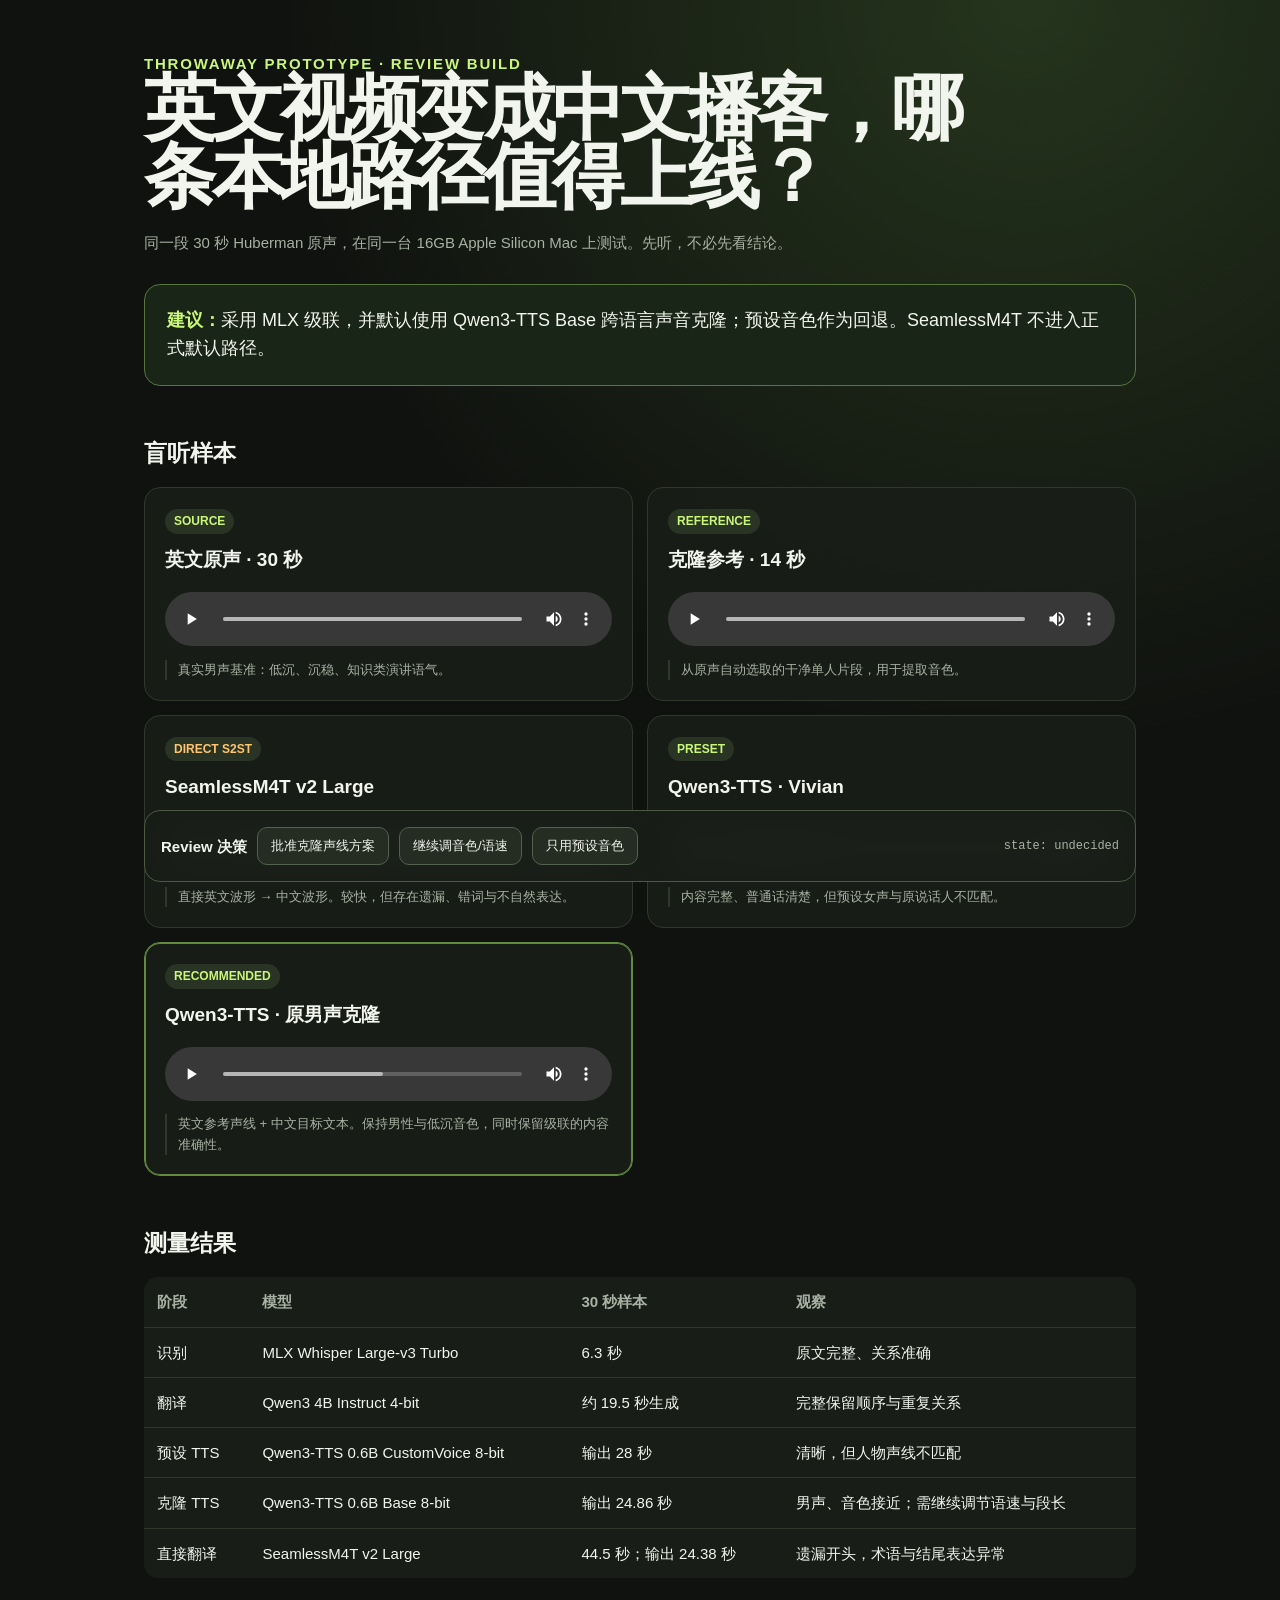
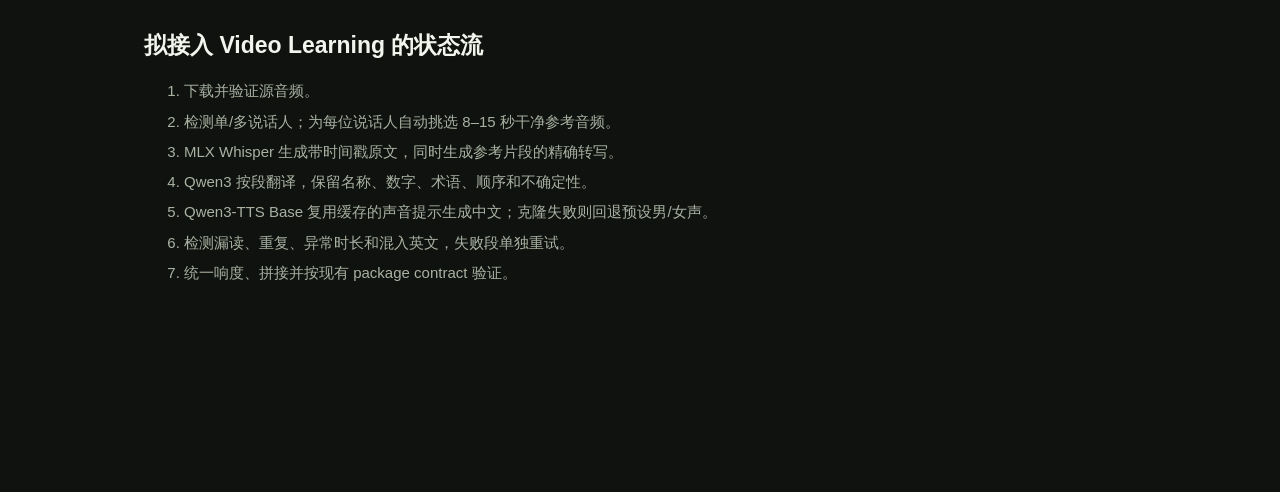
<file: prototypes/video-learning-voice-clone-review/index.html>
<!doctype html>
<html lang="zh-CN">
<head>
  <meta charset="utf-8">
  <meta name="viewport" content="width=device-width,initial-scale=1">
  <title>Video Learning 中文播客后端 Review</title>
  <style>
    :root { color-scheme: dark; --bg:#10120f; --card:#191d18; --line:#30382e; --ink:#f2f5ed; --muted:#a8b2a2; --lime:#c9f778; --amber:#ffc66d; }
    * { box-sizing:border-box } body { margin:0; background:radial-gradient(circle at 80% 0,#25351d 0,transparent 32%),var(--bg); color:var(--ink); font:15px/1.55 ui-sans-serif,-apple-system,BlinkMacSystemFont,"PingFang SC",sans-serif }
    main { max-width:1040px; margin:auto; padding:52px 24px 96px } h1 { font-size:clamp(34px,7vw,72px); line-height:.94; letter-spacing:-.055em; margin:0 0 20px; max-width:850px } h2 { margin:50px 0 16px; font-size:23px } p { color:var(--muted); max-width:780px } .eyebrow { color:var(--lime); font-weight:750; letter-spacing:.12em; text-transform:uppercase }
    .verdict { margin:30px 0; padding:22px; border:1px solid #57753e; background:#192516; border-radius:16px; font-size:18px } .verdict strong { color:var(--lime) }
    .grid { display:grid; grid-template-columns:repeat(2,minmax(0,1fr)); gap:14px } .card { background:color-mix(in srgb,var(--card) 94%,transparent); border:1px solid var(--line); border-radius:16px; padding:20px } .card.recommended { border-color:#638b40; box-shadow:inset 0 0 0 1px #638b40 } .tag { display:inline-block; padding:3px 9px; border-radius:999px; background:#2a3425; color:var(--lime); font-size:12px; font-weight:700 } .warn { color:var(--amber) } h3 { margin:11px 0 4px; font-size:19px } audio { width:100%; margin:14px 0 7px } .transcript { font-size:13px; color:var(--muted); border-left:2px solid var(--line); padding-left:11px }
    table { width:100%; border-collapse:collapse; background:var(--card); border-radius:14px; overflow:hidden } th,td { padding:13px; text-align:left; border-bottom:1px solid var(--line) } th { color:var(--muted); font-weight:600 } tr:last-child td { border:0 }
    .review { position:sticky; bottom:18px; margin-top:40px; padding:16px; border:1px solid #4b5945; border-radius:16px; background:#181d17ee; backdrop-filter:blur(15px); display:flex; gap:10px; align-items:center; flex-wrap:wrap } button { appearance:none; border:1px solid #53604e; background:#252c22; color:var(--ink); padding:9px 13px; border-radius:10px; cursor:pointer } button:hover,button.active { background:var(--lime); border-color:var(--lime); color:#17200e } #state { margin-left:auto; color:var(--muted); font-family:ui-monospace,SFMono-Regular,monospace; font-size:12px }
    code { color:#d8eeae } ol li { margin:7px 0; color:var(--muted) }
    @media(max-width:720px){.grid{grid-template-columns:1fr}.review{position:static}#state{width:100%;margin:5px 0 0}}
  </style>
</head>
<body><main>
  <div class="eyebrow">Throwaway prototype · Review build</div>
  <h1>英文视频变成中文播客，哪条本地路径值得上线？</h1>
  <p>同一段 30 秒 Huberman 原声，在同一台 16GB Apple Silicon Mac 上测试。先听，不必先看结论。</p>
  <div class="verdict"><strong>建议：</strong>采用 MLX 级联，并默认使用 Qwen3-TTS Base 跨语言声音克隆；预设音色作为回退。SeamlessM4T 不进入正式默认路径。</div>

  <h2>盲听样本</h2>
  <div class="grid">
    <section class="card"><span class="tag">SOURCE</span><h3>英文原声 · 30 秒</h3><audio controls src="assets/source-en.wav"></audio><div class="transcript">真实男声基准：低沉、沉稳、知识类演讲语气。</div></section>
    <section class="card"><span class="tag">REFERENCE</span><h3>克隆参考 · 14 秒</h3><audio controls src="assets/reference-male.wav"></audio><div class="transcript">从原声自动选取的干净单人片段，用于提取音色。</div></section>
    <section class="card"><span class="tag warn">DIRECT S2ST</span><h3>SeamlessM4T v2 Large</h3><audio controls src="assets/seamless-v2-zh.wav"></audio><div class="transcript">直接英文波形 → 中文波形。较快，但存在遗漏、错词与不自然表达。</div></section>
    <section class="card"><span class="tag">PRESET</span><h3>Qwen3-TTS · Vivian</h3><audio controls src="assets/qwen-vivian-zh.wav"></audio><div class="transcript">内容完整、普通话清楚，但预设女声与原说话人不匹配。</div></section>
    <section class="card recommended"><span class="tag">RECOMMENDED</span><h3>Qwen3-TTS · 原男声克隆</h3><audio controls src="assets/qwen-cloned-male-zh.wav"></audio><div class="transcript">英文参考声线 + 中文目标文本。保持男性与低沉音色，同时保留级联的内容准确性。</div></section>
  </div>

  <h2>测量结果</h2>
  <table><thead><tr><th>阶段</th><th>模型</th><th>30 秒样本</th><th>观察</th></tr></thead><tbody>
    <tr><td>识别</td><td>MLX Whisper Large-v3 Turbo</td><td>6.3 秒</td><td>原文完整、关系准确</td></tr>
    <tr><td>翻译</td><td>Qwen3 4B Instruct 4-bit</td><td>约 19.5 秒生成</td><td>完整保留顺序与重复关系</td></tr>
    <tr><td>预设 TTS</td><td>Qwen3-TTS 0.6B CustomVoice 8-bit</td><td>输出 28 秒</td><td>清晰，但人物声线不匹配</td></tr>
    <tr><td>克隆 TTS</td><td>Qwen3-TTS 0.6B Base 8-bit</td><td>输出 24.86 秒</td><td>男声、音色接近；需继续调节语速与段长</td></tr>
    <tr><td>直接翻译</td><td>SeamlessM4T v2 Large</td><td>44.5 秒；输出 24.38 秒</td><td>遗漏开头，术语与结尾表达异常</td></tr>
  </tbody></table>

  <h2>拟接入 Video Learning 的状态流</h2>
  <ol>
    <li>下载并验证源音频。</li><li>检测单/多说话人；为每位说话人自动挑选 8–15 秒干净参考音频。</li><li>MLX Whisper 生成带时间戳原文，同时生成参考片段的精确转写。</li><li>Qwen3 按段翻译，保留名称、数字、术语、顺序和不确定性。</li><li>Qwen3-TTS Base 复用缓存的声音提示生成中文；克隆失败则回退预设男/女声。</li><li>检测漏读、重复、异常时长和混入英文，失败段单独重试。</li><li>统一响度、拼接并按现有 package contract 验证。</li>
  </ol>

  <div class="review">
    <strong>Review 决策</strong>
    <button data-choice="approve">批准克隆声线方案</button>
    <button data-choice="iterate">继续调音色/语速</button>
    <button data-choice="preset">只用预设音色</button>
    <span id="state">state: undecided</span>
  </div>
</main><script>
  const state=document.querySelector('#state');
  document.querySelectorAll('button').forEach(b=>b.onclick=()=>{
    document.querySelectorAll('button').forEach(x=>x.classList.remove('active'));
    b.classList.add('active'); state.textContent='state: '+b.dataset.choice;
  });
</script></body></html>
</file>
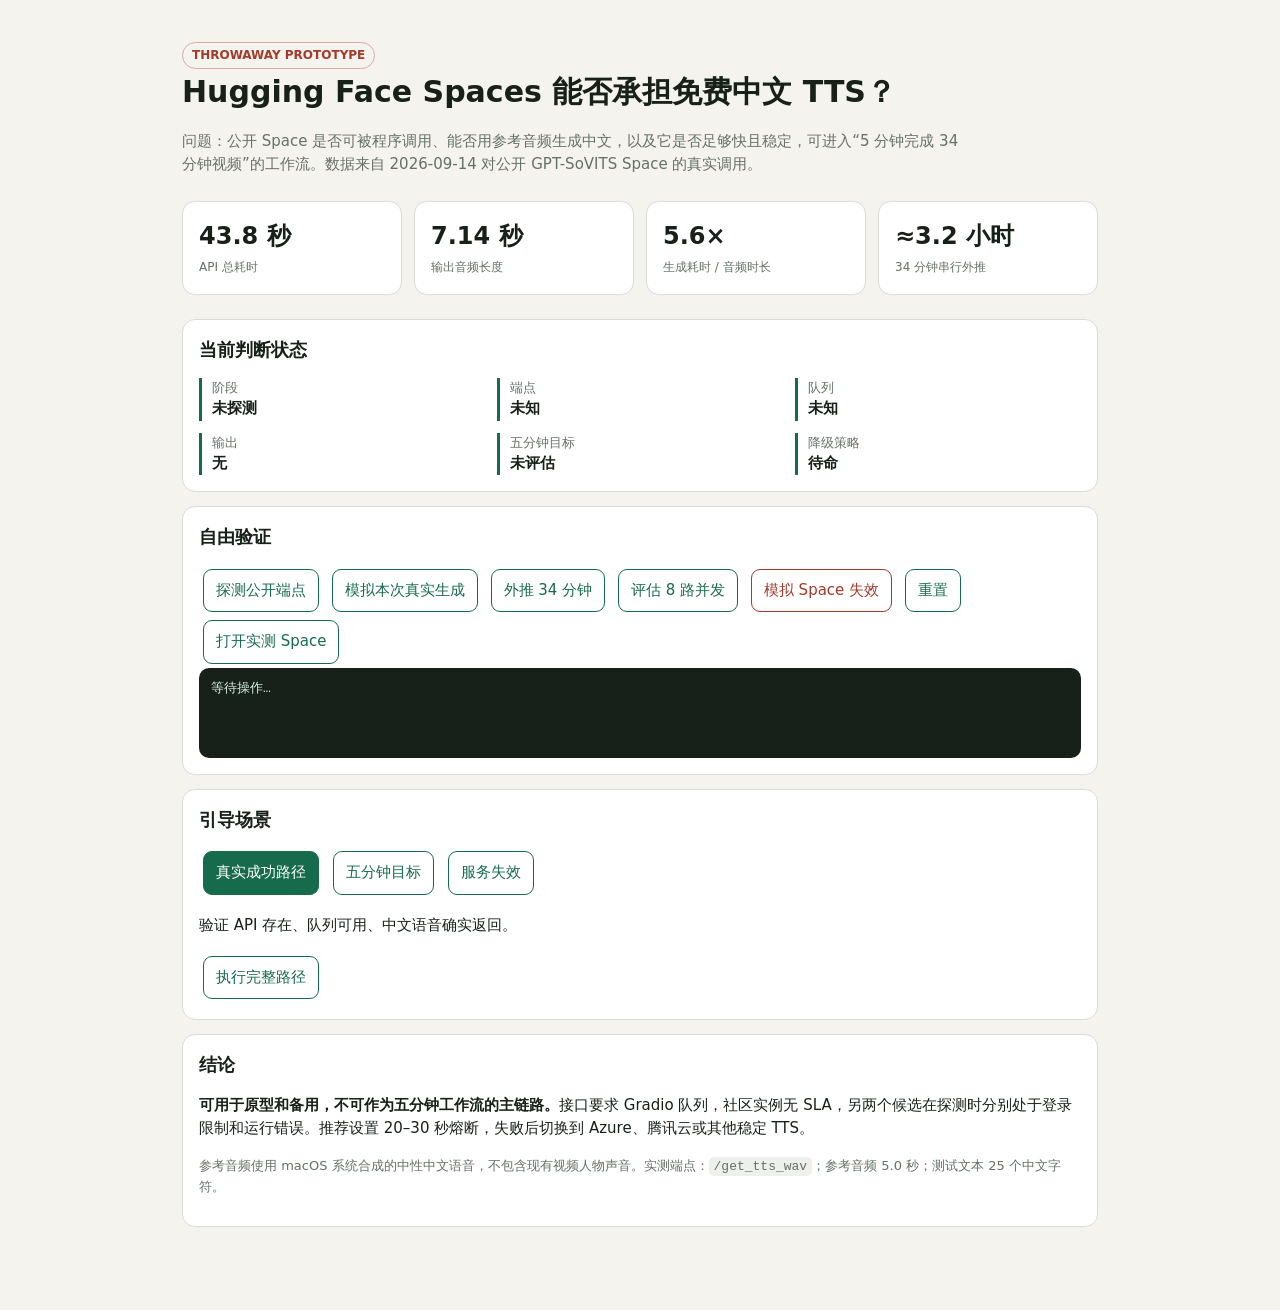
<file: prototypes/hugging-face-spaces-tts.PROTOTYPE.html>
<!doctype html>
<html lang="zh-CN">
<head>
  <meta charset="utf-8">
  <meta name="viewport" content="width=device-width,initial-scale=1">
  <title>PROTOTYPE — Hugging Face Spaces TTS 可行性验证</title>
  <style>
    :root{--ink:#172019;--muted:#667068;--paper:#f5f3ed;--card:#fff;--accent:#176b4d;--bad:#a33a2b;--line:#d9ddd8}
    *{box-sizing:border-box} body{margin:0;background:var(--paper);color:var(--ink);font:15px/1.55 ui-sans-serif,system-ui,"PingFang SC",sans-serif}
    main{max-width:960px;margin:auto;padding:42px 22px 70px} h1{font-size:30px;margin:0 0 8px} h2{font-size:18px;margin:0 0 14px}.lead{color:var(--muted);max-width:780px}.tag{display:inline-block;color:var(--bad);border:1px solid #d7aaa4;border-radius:999px;padding:3px 9px;font-size:12px;font-weight:700}
    .grid{display:grid;grid-template-columns:repeat(4,1fr);gap:12px;margin:24px 0}.metric,.panel{background:var(--card);border:1px solid var(--line);border-radius:13px;padding:16px}.metric b{display:block;font-size:24px}.metric span{color:var(--muted);font-size:12px}
    .panel{margin:14px 0}.state{display:grid;grid-template-columns:repeat(3,1fr);gap:12px}.state div{border-left:3px solid var(--accent);padding-left:10px}.state small{display:block;color:var(--muted)}
    button,a.button{border:1px solid var(--accent);background:white;color:var(--accent);padding:9px 12px;border-radius:9px;font:inherit;cursor:pointer;text-decoration:none;display:inline-block;margin:4px}.primary{background:var(--accent)!important;color:white!important}.danger{border-color:var(--bad)!important;color:var(--bad)!important}
    .tabs{display:flex;gap:6px}.tabs button.active{background:var(--accent);color:#fff}.scenario{display:none}.scenario.active{display:block}.log{min-height:90px;background:#172019;color:#d8f3e7;border-radius:10px;padding:12px;white-space:pre-wrap;font:13px/1.45 ui-monospace,monospace}.note{color:var(--muted);font-size:13px}code{background:#eef0ed;padding:2px 5px;border-radius:5px}
    @media(max-width:720px){.grid{grid-template-columns:1fr 1fr}.state{grid-template-columns:1fr}}
  </style>
</head>
<body><main>
  <span class="tag">THROWAWAY PROTOTYPE</span>
  <h1>Hugging Face Spaces 能否承担免费中文 TTS？</h1>
  <p class="lead">问题：公开 Space 是否可被程序调用、能否用参考音频生成中文，以及它是否足够快且稳定，可进入“5 分钟完成 34 分钟视频”的工作流。数据来自 2026-09-14 对公开 GPT-SoVITS Space 的真实调用。</p>

  <section class="grid">
    <div class="metric"><b>43.8 秒</b><span>API 总耗时</span></div>
    <div class="metric"><b>7.14 秒</b><span>输出音频长度</span></div>
    <div class="metric"><b>5.6×</b><span>生成耗时 / 音频时长</span></div>
    <div class="metric"><b>≈3.2 小时</b><span>34 分钟串行外推</span></div>
  </section>

  <section class="panel">
    <h2>当前判断状态</h2>
    <div id="state" class="state"></div>
  </section>

  <section class="panel">
    <h2>自由验证</h2>
    <button data-action="probe">探测公开端点</button>
    <button data-action="generate">模拟本次真实生成</button>
    <button data-action="scale">外推 34 分钟</button>
    <button data-action="parallel">评估 8 路并发</button>
    <button class="danger" data-action="fail">模拟 Space 失效</button>
    <button data-action="reset">重置</button>
    <a class="button" target="_blank" href="https://huggingface.co/spaces/saehesrh/GPT-SoVITS-v2">打开实测 Space</a>
    <div id="log" class="log">等待操作…</div>
  </section>

  <section class="panel">
    <h2>引导场景</h2>
    <div class="tabs">
      <button class="active" data-tab="happy">真实成功路径</button>
      <button data-tab="deadline">五分钟目标</button>
      <button data-tab="failure">服务失效</button>
    </div>
    <div id="happy" class="scenario active"><p>验证 API 存在、队列可用、中文语音确实返回。</p><button data-seq="probe,generate">执行完整路径</button></div>
    <div id="deadline" class="scenario"><p>观察共享队列下，即使提高并发也无法保证五分钟 SLA。</p><button data-seq="generate,scale,parallel">执行容量评估</button></div>
    <div id="failure" class="scenario"><p>验证 Space 运行错误或被关闭时，流程必须立即降级。</p><button data-seq="probe,fail">执行失效路径</button></div>
  </section>

  <section class="panel">
    <h2>结论</h2>
    <p><strong>可用于原型和备用，不可作为五分钟工作流的主链路。</strong>接口要求 Gradio 队列，社区实例无 SLA，另两个候选在探测时分别处于登录限制和运行错误。推荐设置 20–30 秒熔断，失败后切换到 Azure、腾讯云或其他稳定 TTS。</p>
    <p class="note">参考音频使用 macOS 系统合成的中性中文语音，不包含现有视频人物声音。实测端点：<code>/get_tts_wav</code>；参考音频 5.0 秒；测试文本 25 个中文字符。</p>
  </section>

<script>
const Model=(()=>{
  const initial=()=>({phase:'未探测',endpoint:'未知',queue:'未知',output:'无',deadline:'未评估',fallback:'待命'});
  function reduce(s,a){
    if(a==='reset') return initial();
    if(a==='probe') return {...s,phase:'端点可达',endpoint:'公开 /get_tts_wav',queue:'强制 Gradio 队列'};
    if(a==='generate') return {...s,phase:'调用成功',output:'7.14 秒 WAV',queue:'39.65 秒排队+生成'};
    if(a==='scale') return {...s,deadline:'串行约 3.2 小时，不通过'};
    if(a==='parallel') return {...s,deadline:'理论约 24 分钟；共享队列不可保证',fallback:'必须启用'};
    if(a==='fail') return {...s,phase:'Space 失效',endpoint:'不可用',output:'无',fallback:'立即切换稳定 TTS'};
    return s;
  }
  return {initial,reduce};
})();
let state=Model.initial();
const labels={phase:'阶段',endpoint:'端点',queue:'队列',output:'输出',deadline:'五分钟目标',fallback:'降级策略'};
const messages={probe:'HTTP/API 元数据探测成功；普通 POST 被拒绝，必须加入队列。',generate:'真实测量：连接 4.13 秒，队列与生成 39.65 秒，总计 43.78 秒。',scale:'按本次实时系数 5.56× 外推，34 分钟音频串行约需 189 分钟。',parallel:'8 路理想并发约 24 分钟；公开共享队列无法保证实际并发。',fail:'候选 Space 可能处于 RUNTIME_ERROR、要求登录或被作者关闭。',reset:'状态已重置。'};
function render(msg){document.querySelector('#state').innerHTML=Object.entries(state).map(([k,v])=>`<div><small>${labels[k]}</small><strong>${v}</strong></div>`).join('');document.querySelector('#log').textContent=msg||'等待操作…'}
function act(a){state=Model.reduce(state,a);render(messages[a])}
document.querySelectorAll('[data-action]').forEach(b=>b.onclick=()=>act(b.dataset.action));
document.querySelectorAll('[data-tab]').forEach(b=>b.onclick=()=>{document.querySelectorAll('[data-tab]').forEach(x=>x.classList.remove('active'));document.querySelectorAll('.scenario').forEach(x=>x.classList.remove('active'));b.classList.add('active');document.querySelector('#'+b.dataset.tab).classList.add('active');state=Model.initial();render('场景已重置。')});
document.querySelectorAll('[data-seq]').forEach(b=>b.onclick=()=>{state=Model.initial();const steps=b.dataset.seq.split(',');steps.forEach(a=>state=Model.reduce(state,a));render(steps.map(a=>messages[a]).join('\n'))});
render();
</script>
</main></body></html>
</file>
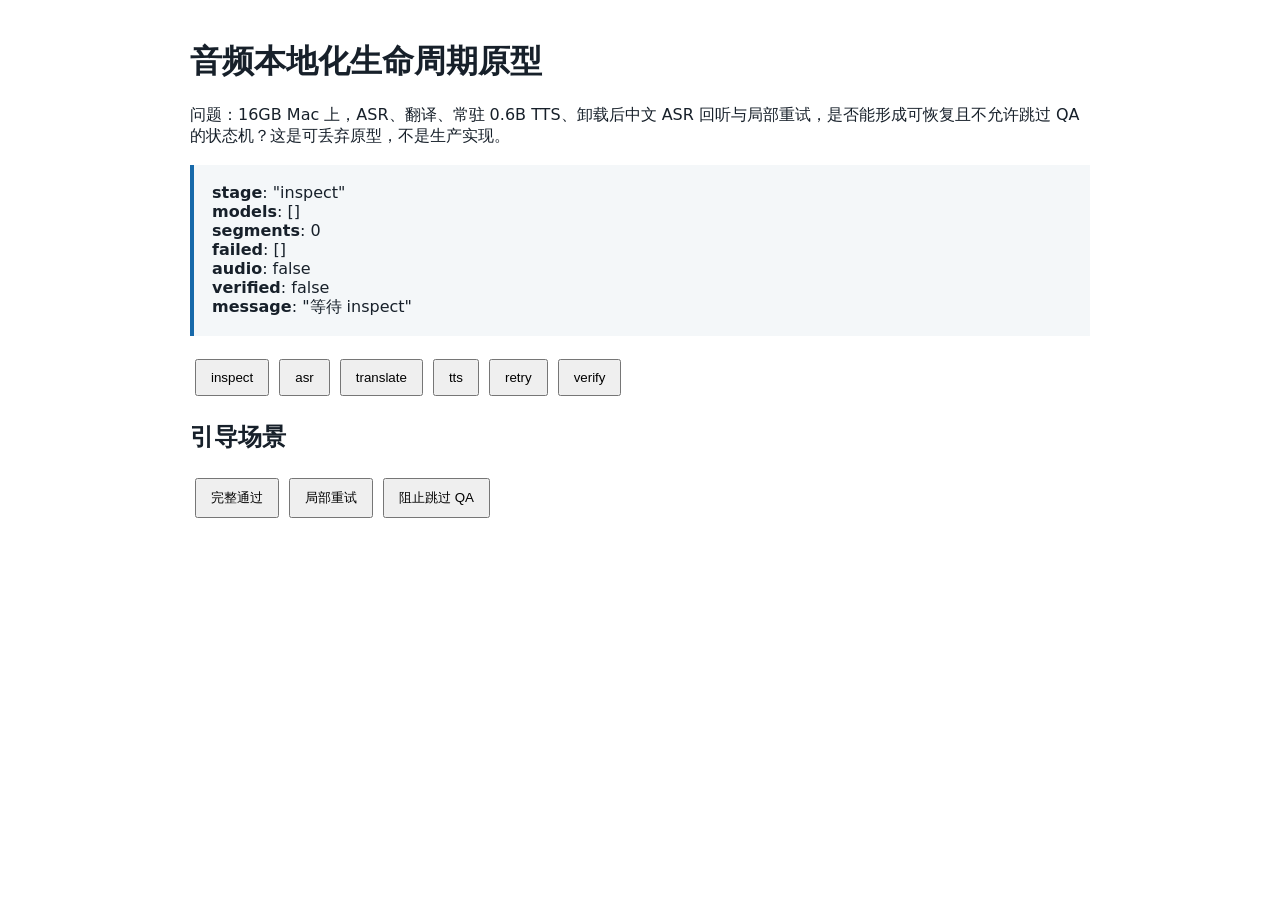
<file: prototypes/localize-audio-lifecycle.PROTOTYPE.html>
<!doctype html><html lang="zh-CN"><meta charset="utf-8"><title>音频本地化生命周期原型</title>
<style>body{font:16px system-ui;max-width:900px;margin:40px auto;color:#17202a}button{margin:5px;padding:9px 14px}.panel{background:#f4f7f9;padding:18px;border-left:4px solid #1769aa;margin:18px 0}.bad{color:#a33}</style>
<h1>音频本地化生命周期原型</h1><p>问题：16GB Mac 上，ASR、翻译、常驻 0.6B TTS、卸载后中文 ASR 回听与局部重试，是否能形成可恢复且不允许跳过 QA 的状态机？这是可丢弃原型，不是生产实现。</p>
<div id="state" class="panel"></div><div id="buttons"></div>
<h2>引导场景</h2><button onclick="scenario('happy')">完整通过</button><button onclick="scenario('retry')">局部重试</button><button onclick="scenario('illegal')">阻止跳过 QA</button>
<script>
const initial=()=>({stage:'inspect',models:[],segments:0,failed:[],audio:false,verified:false,message:'等待 inspect'});
let state=initial();
const transitions={inspect:s=>({...s,stage:'asr',models:['source-asr'],message:'未发现原生中文音轨'}),asr:s=>s.stage==='asr'?({...s,stage:'translate',models:[],message:'源转写完成并卸载 ASR'}):illegal(s),translate:s=>s.stage==='translate'?({...s,stage:'tts',models:['qwen-0.6b-8bit'],segments:8,message:'中文稿完整覆盖源片段'}):illegal(s),tts:s=>s.stage==='tts'?({...s,stage:'qa',models:['zh-asr'],failed:[3],message:'卸载 TTS 后批量回听'}):illegal(s),retry:s=>s.stage==='qa'?({...s,failed:[],message:'只重生成失败段 3，再次回听'}):illegal(s),verify:s=>s.stage==='qa'&&!s.failed.length?({...s,stage:'complete',models:[],audio:true,verified:true,message:'QA 通过，原子发布最终音频'}):illegal(s)};
function illegal(s){return {...s,message:'非法转换：不能跳过当前阶段或带失败段发布'}}
function dispatch(a){state=(transitions[a]||illegal)(state);render()}
function render(){document.querySelector('#state').innerHTML=Object.entries(state).map(([k,v])=>`<b>${k}</b>: ${JSON.stringify(v)}<br>`).join('');document.querySelector('#buttons').innerHTML=['inspect','asr','translate','tts','retry','verify'].map(a=>`<button onclick="dispatch('${a}')">${a}</button>`).join('')}
function scenario(name){state=initial();const steps={happy:['inspect','asr','translate','tts','retry','verify'],retry:['inspect','asr','translate','tts','retry','verify'],illegal:['verify']}[name];steps.forEach(dispatch)}render();
</script></html>
</file>
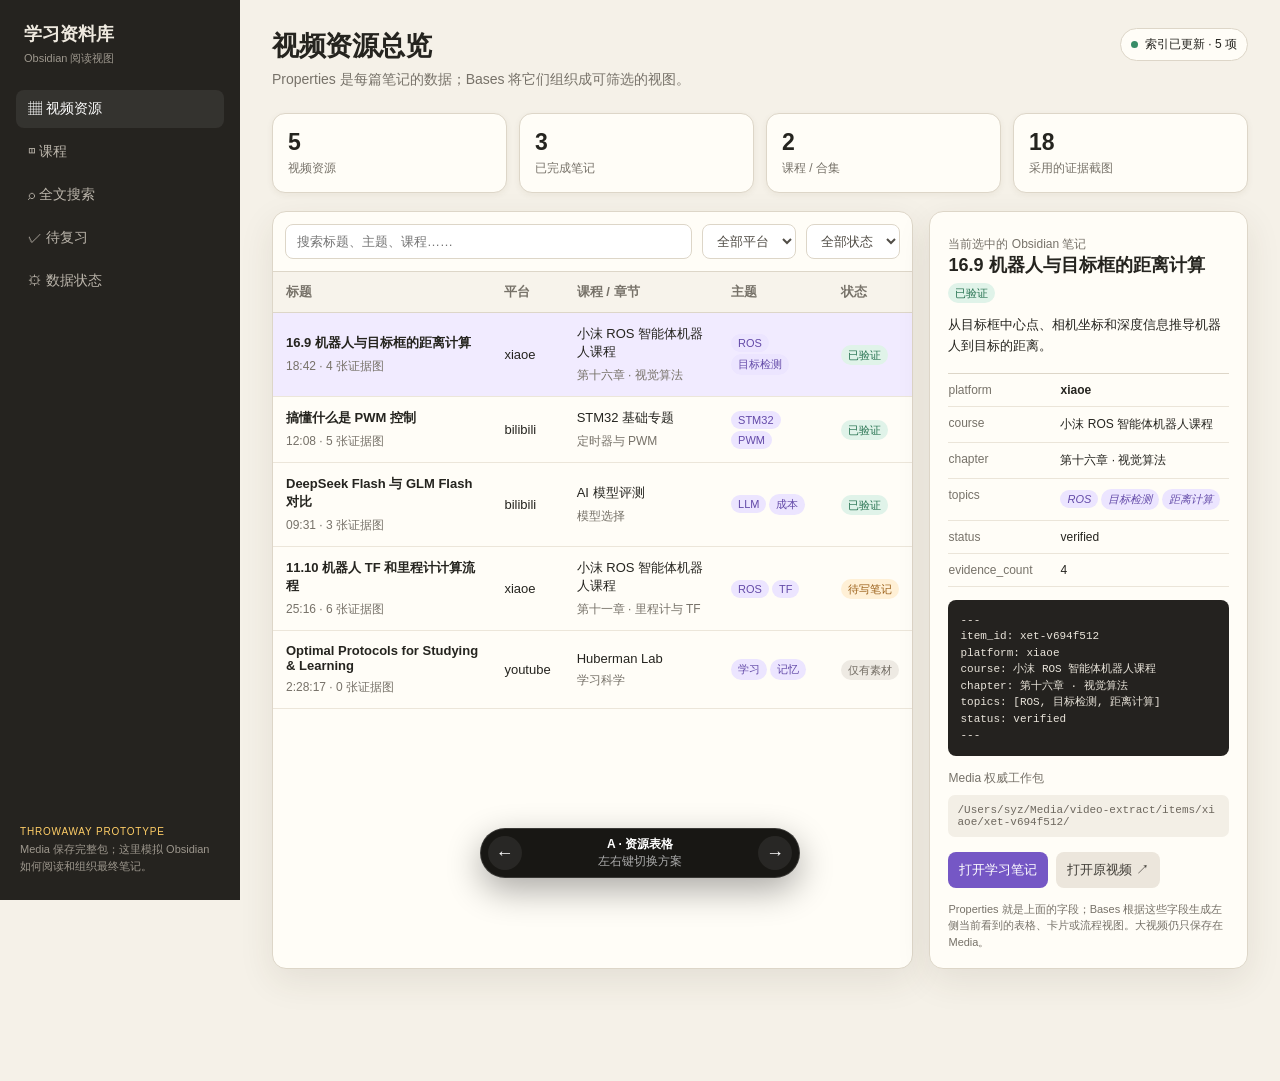
<file: prototypes/obsidian-media-properties-bases.PROTOTYPE.html>
<!doctype html>
<html lang="zh-CN">
<head>
  <meta charset="utf-8" />
  <meta name="viewport" content="width=device-width,initial-scale=1" />
  <title>PROTOTYPE — Obsidian Properties + Bases 管理 Media</title>
  <style>
    :root{--bg:#f5f1e8;--paper:#fffdf7;--ink:#25241f;--muted:#777269;--line:#ddd6c8;--accent:#7557c5;--green:#378c67;--amber:#c27a22;--red:#b75252;--shadow:0 12px 35px #41392118}
    *{box-sizing:border-box}body{margin:0;background:var(--bg);color:var(--ink);font-family:Inter,-apple-system,BlinkMacSystemFont,"Segoe UI","PingFang SC",sans-serif}.app{display:grid;grid-template-columns:240px 1fr;min-height:100vh}.sidebar{background:#25231f;color:#eee9df;padding:22px 16px;position:sticky;top:0;height:100vh}.brand{font-size:18px;font-weight:750;margin:0 8px 24px}.brand small{display:block;color:#9d978d;font-weight:500;font-size:11px;margin-top:5px}.nav{display:grid;gap:5px}.nav button{border:0;background:transparent;color:#bbb5ab;text-align:left;padding:10px 12px;border-radius:8px;font-size:14px}.nav button.active,.nav button:hover{background:#ffffff12;color:#fff}.sidebar-note{position:absolute;bottom:24px;left:20px;right:20px;font-size:11px;line-height:1.6;color:#9d978d}.content{padding:28px 32px 110px;max-width:1500px;width:100%;margin:auto}.top{display:flex;justify-content:space-between;gap:20px;align-items:flex-start;margin-bottom:24px}.top h1{margin:0;font-size:27px;letter-spacing:-.5px}.top p{margin:7px 0 0;color:var(--muted);font-size:14px}.pill{display:inline-flex;align-items:center;gap:7px;padding:7px 10px;border:1px solid var(--line);border-radius:999px;background:var(--paper);font-size:12px}.dot{width:7px;height:7px;background:var(--green);border-radius:50%}.stats{display:grid;grid-template-columns:repeat(4,1fr);gap:12px;margin-bottom:18px}.stat{background:var(--paper);border:1px solid var(--line);border-radius:13px;padding:15px;box-shadow:0 2px 6px #493c2510}.stat b{font-size:23px}.stat span{display:block;color:var(--muted);font-size:12px;margin-top:4px}.panel{background:var(--paper);border:1px solid var(--line);border-radius:14px;box-shadow:var(--shadow);overflow:hidden}.toolbar{display:flex;gap:10px;align-items:center;padding:12px;border-bottom:1px solid var(--line);flex-wrap:wrap}.search{flex:1;min-width:210px;border:1px solid var(--line);border-radius:8px;background:#fff;padding:9px 11px;font-size:13px}.filter{border:1px solid var(--line);background:#fff;border-radius:8px;padding:8px 10px;color:#514d46}.split{display:grid;grid-template-columns:minmax(550px,1.45fr) minmax(300px,.72fr);gap:16px}.detail{padding:18px;position:sticky;top:18px;height:max-content}.detail h2{font-size:18px;margin:0 0 6px}.detail .path{font-family:ui-monospace,monospace;font-size:11px;color:#6d675e;word-break:break-all;background:#f3efe6;padding:9px;border-radius:7px;margin:8px 0}.props{margin-top:16px;border-top:1px solid var(--line)}.prop{display:grid;grid-template-columns:102px 1fr;gap:10px;padding:9px 0;border-bottom:1px solid #ebe5d9;font-size:12px}.prop .key{color:var(--muted)}.tag{display:inline-block;background:#ece5ff;color:#634aa8;padding:3px 7px;border-radius:999px;margin:1px 3px 1px 0;font-size:11px}.actions{display:flex;gap:8px;margin-top:15px}.actions button{border:0;border-radius:8px;padding:9px 11px;background:#ece6dc;color:#3e3b35}.actions .primary{background:var(--accent);color:#fff}.footnote{font-size:11px;line-height:1.5;color:var(--muted);margin-top:13px}table{width:100%;border-collapse:collapse;font-size:13px}th{text-align:left;color:var(--muted);font-weight:600;background:#f7f3eb;padding:11px 13px;border-bottom:1px solid var(--line)}td{padding:12px 13px;border-bottom:1px solid #ece6da}tbody tr{cursor:pointer}tbody tr:hover,tbody tr.selected{background:#f1ebff}.status{font-size:11px;padding:4px 7px;border-radius:999px;white-space:nowrap}.verified{background:#e0f3e9;color:#267250}.review{background:#fff0d6;color:#9b601a}.todo{background:#eeeae3;color:#716b62}.cards{padding:14px;display:grid;grid-template-columns:repeat(2,minmax(240px,1fr));gap:13px}.course{border:1px solid var(--line);border-radius:12px;padding:16px;background:#fff;cursor:pointer}.course:hover{border-color:#a58bdc;box-shadow:0 7px 20px #7557c51a}.course .cover{height:95px;border-radius:9px;background:linear-gradient(125deg,#dcd2ff,#6f55b7);margin-bottom:12px;padding:15px;color:#fff;display:flex;align-items:end;font-weight:700}.course:nth-child(2) .cover{background:linear-gradient(125deg,#c9e6d8,#4c8b71)}.course:nth-child(3) .cover{background:linear-gradient(125deg,#f4d5ad,#bd7428)}.meta{font-size:12px;color:var(--muted);margin-top:6px}.progress{height:6px;background:#eee8dd;border-radius:99px;margin-top:12px;overflow:hidden}.progress i{display:block;height:100%;background:var(--accent)}.board{display:grid;grid-template-columns:repeat(3,1fr);gap:12px;padding:14px}.column{background:#f3efe7;border-radius:11px;padding:10px;min-height:400px}.column h3{font-size:13px;margin:3px 4px 12px;color:#5b564e}.item{background:#fff;border:1px solid var(--line);padding:12px;border-radius:9px;margin-bottom:9px;cursor:pointer}.item:hover{border-color:#a58bdc}.item b{font-size:13px;line-height:1.45}.item small{display:block;color:var(--muted);margin-top:8px}.switcher{position:fixed;z-index:20;left:50%;bottom:22px;transform:translateX(-50%);background:#181714;color:#fff;border:1px solid #ffffff25;border-radius:999px;padding:7px;display:flex;align-items:center;gap:8px;box-shadow:0 12px 35px #0005}.switcher button{width:34px;height:34px;border:0;border-radius:50%;background:#ffffff12;color:#fff;font-size:18px}.switcher span{min-width:220px;text-align:center;font-size:12px}.hint{color:#aaa;font-size:10px}.hidden{display:none!important}.yaml{font:11px/1.5 ui-monospace,SFMono-Regular,Menlo,monospace;background:#24221f;color:#e9e4da;padding:12px;border-radius:8px;white-space:pre-wrap;margin-top:13px}.prototype-flag{color:#ffce67;font-size:10px;letter-spacing:.08em}
    @media(max-width:1000px){.app{grid-template-columns:1fr}.sidebar{display:none}.content{padding:20px 16px 100px}.split{grid-template-columns:1fr}.detail{position:static}.stats{grid-template-columns:repeat(2,1fr)}.cards,.board{grid-template-columns:1fr}.switcher span{min-width:170px}}
  </style>
</head>
<body>
<div class="app">
  <aside class="sidebar">
    <div class="brand">学习资料库<small>Obsidian 阅读视图</small></div>
    <div class="nav"><button class="active">▦ 视频资源</button><button>◫ 课程</button><button>⌕ 全文搜索</button><button>✓ 待复习</button><button>⚙ 数据状态</button></div>
    <div class="sidebar-note"><span class="prototype-flag">THROWAWAY PROTOTYPE</span><br>Media 保存完整包；这里模拟 Obsidian 如何阅读和组织最终笔记。</div>
  </aside>
  <main class="content">
    <header class="top"><div><h1 id="page-title">视频资源总览</h1><p id="page-sub">Properties 是每篇笔记的数据；Bases 将它们组织成可筛选的视图。</p></div><div class="pill"><i class="dot"></i>索引已更新 · 5 项</div></header>
    <section class="stats"><div class="stat"><b>5</b><span>视频资源</span></div><div class="stat"><b>3</b><span>已完成笔记</span></div><div class="stat"><b>2</b><span>课程 / 合集</span></div><div class="stat"><b>18</b><span>采用的证据截图</span></div></section>
    <div class="split">
      <section class="panel">
        <div class="toolbar"><input id="search" class="search" placeholder="搜索标题、主题、课程……"><select id="platform" class="filter"><option value="">全部平台</option><option>xiaoe</option><option>bilibili</option><option>youtube</option></select><select id="state" class="filter"><option value="">全部状态</option><option value="verified">已验证</option><option value="review">待写笔记</option><option value="todo">仅有素材</option></select></div>
        <div id="variant-a"><table><thead><tr><th>标题</th><th>平台</th><th>课程 / 章节</th><th>主题</th><th>状态</th></tr></thead><tbody id="rows"></tbody></table></div>
        <div id="variant-b" class="hidden"><div class="cards" id="cards"></div></div>
        <div id="variant-c" class="hidden"><div class="board" id="board"></div></div>
      </section>
      <aside class="panel detail" id="detail"></aside>
    </div>
  </main>
</div>
<div class="switcher"><button id="prev">←</button><span><b id="variant-label">A · 资源表格</b><br><span class="hint">左右键切换方案</span></span><button id="next">→</button></div>
<script>
const items=[
 {id:'xet-v694f512',title:'16.9 机器人与目标框的距离计算',platform:'xiaoe',course:'小沫 ROS 智能体机器人课程',chapter:'第十六章 · 视觉算法',topics:['ROS','目标检测','距离计算'],status:'verified',statusText:'已验证',evidence:4,duration:'18:42',summary:'从目标框中心点、相机坐标和深度信息推导机器人到目标的距离。'},
 {id:'bili-BV1HD4',title:'搞懂什么是 PWM 控制',platform:'bilibili',course:'STM32 基础专题',chapter:'定时器与 PWM',topics:['STM32','PWM','定时器'],status:'verified',statusText:'已验证',evidence:5,duration:'12:08',summary:'解释占空比、频率和平均电压之间的关系，并通过示波器画面验证。'},
 {id:'bili-BV15iY',title:'DeepSeek Flash 与 GLM Flash 对比',platform:'bilibili',course:'AI 模型评测',chapter:'模型选择',topics:['LLM','成本','延迟'],status:'verified',statusText:'已验证',evidence:3,duration:'09:31',summary:'比较两种模型的调用成本、响应速度与适用任务。'},
 {id:'xet-v6933',title:'11.10 机器人 TF 和里程计计算流程',platform:'xiaoe',course:'小沫 ROS 智能体机器人课程',chapter:'第十一章 · 里程计与 TF',topics:['ROS','TF','里程计'],status:'review',statusText:'待写笔记',evidence:6,duration:'25:16',summary:'已有字幕和截图证据，等待完成结构化学习笔记。'},
 {id:'yt-ddq8',title:'Optimal Protocols for Studying & Learning',platform:'youtube',course:'Huberman Lab',chapter:'学习科学',topics:['学习','记忆','注意力'],status:'todo',statusText:'仅有素材',evidence:0,duration:'2:28:17',summary:'已保存音频和字幕，尚未进入画面证据与笔记阶段。'}
];
const names={a:'A · 资源表格',b:'B · 课程卡片',c:'C · 学习流程'};let current=items[0];
function status(s,t){return `<span class="status ${s}">${t}</span>`}
function renderRows(list=items){document.querySelector('#rows').innerHTML=list.map(x=>`<tr data-id="${x.id}" class="${current.id===x.id?'selected':''}"><td><b>${x.title}</b><div class="meta">${x.duration} · ${x.evidence} 张证据图</div></td><td>${x.platform}</td><td>${x.course}<div class="meta">${x.chapter}</div></td><td>${x.topics.slice(0,2).map(t=>`<span class="tag">${t}</span>`).join('')}</td><td>${status(x.status,x.statusText)}</td></tr>`).join('');document.querySelectorAll('#rows tr').forEach(r=>r.onclick=()=>select(r.dataset.id))}
function renderCards(){let groups=[...new Set(items.map(x=>x.course))];document.querySelector('#cards').innerHTML=groups.map((g,i)=>{let xs=items.filter(x=>x.course===g),done=xs.filter(x=>x.status==='verified').length;return `<div class="course" data-id="${xs[0].id}"><div class="cover">${g}</div><b>${g}</b><div class="meta">${xs.length} 个视频 · ${done} 篇已验证笔记</div><div class="progress"><i style="width:${done/xs.length*100}%"></i></div><div class="meta">主题：${[...new Set(xs.flatMap(x=>x.topics))].slice(0,4).join('、')}</div></div>`}).join('');document.querySelectorAll('.course').forEach(x=>x.onclick=()=>select(x.dataset.id))}
function renderBoard(){let cols=[['todo','素材箱'],['review','制作中'],['verified','已完成']];document.querySelector('#board').innerHTML=cols.map(([s,n])=>`<div class="column"><h3>${n} · ${items.filter(x=>x.status===s).length}</h3>${items.filter(x=>x.status===s).map(x=>`<div class="item" data-id="${x.id}"><b>${x.title}</b><small>${x.platform} · ${x.chapter}</small><small>${x.topics.map(t=>`#${t}`).join(' ')}</small></div>`).join('')}</div>`).join('');document.querySelectorAll('.item').forEach(x=>x.onclick=()=>select(x.dataset.id))}
function renderDetail(){let x=current;document.querySelector('#detail').innerHTML=`<div class="meta">当前选中的 Obsidian 笔记</div><h2>${x.title}</h2>${status(x.status,x.statusText)}<p style="font-size:13px;line-height:1.65">${x.summary}</p><div class="props"><div class="prop"><span class="key">platform</span><b>${x.platform}</b></div><div class="prop"><span class="key">course</span><span>${x.course}</span></div><div class="prop"><span class="key">chapter</span><span>${x.chapter}</span></div><div class="prop"><span class="key">topics</span><span>${x.topics.map(t=>`<i class="tag">${t}</i>`).join('')}</span></div><div class="prop"><span class="key">status</span><span>${x.status}</span></div><div class="prop"><span class="key">evidence_count</span><span>${x.evidence}</span></div></div><div class="yaml">---\nitem_id: ${x.id}\nplatform: ${x.platform}\ncourse: ${x.course}\nchapter: ${x.chapter}\ntopics: [${x.topics.join(', ')}]\nstatus: ${x.status}\n---</div><div class="meta" style="margin-top:14px">Media 权威工作包</div><div class="path">/Users/syz/Media/video-extract/items/${x.platform}/${x.id}/</div><div class="actions"><button class="primary">打开学习笔记</button><button>打开原视频 ↗</button></div><div class="footnote">Properties 就是上面的字段；Bases 根据这些字段生成左侧当前看到的表格、卡片或流程视图。大视频仍只保存在 Media。</div>`}
function select(id){current=items.find(x=>x.id===id);renderRows(filter());renderDetail()}
function filter(){let q=document.querySelector('#search').value.toLowerCase(),p=document.querySelector('#platform').value,s=document.querySelector('#state').value;return items.filter(x=>(!p||x.platform===p)&&(!s||x.status===s)&&(!q||JSON.stringify(x).toLowerCase().includes(q)))}
function applyFilter(){renderRows(filter())}document.querySelector('#search').oninput=applyFilter;document.querySelector('#platform').onchange=applyFilter;document.querySelector('#state').onchange=applyFilter;
function setVariant(v){let valid=['a','b','c'];if(!valid.includes(v))v='a';valid.forEach(x=>document.querySelector('#variant-'+x).classList.toggle('hidden',x!==v));document.querySelector('#variant-label').textContent=names[v];document.querySelector('#page-title').textContent={a:'视频资源总览',b:'按课程浏览',c:'学习资料流程'}[v];history.replaceState(null,'','?variant='+v);renderCards();renderBoard()}
function cycle(n){let a=['a','b','c'],v=new URLSearchParams(location.search).get('variant')||'a',i=(a.indexOf(v)+n+a.length)%a.length;setVariant(a[i])}document.querySelector('#prev').onclick=()=>cycle(-1);document.querySelector('#next').onclick=()=>cycle(1);document.onkeydown=e=>{if(['INPUT','TEXTAREA','SELECT'].includes(document.activeElement.tagName))return;if(e.key==='ArrowLeft')cycle(-1);if(e.key==='ArrowRight')cycle(1)};
renderRows();renderCards();renderBoard();renderDetail();setVariant(new URLSearchParams(location.search).get('variant')||'a');
</script>
</body>
</html>
</file>
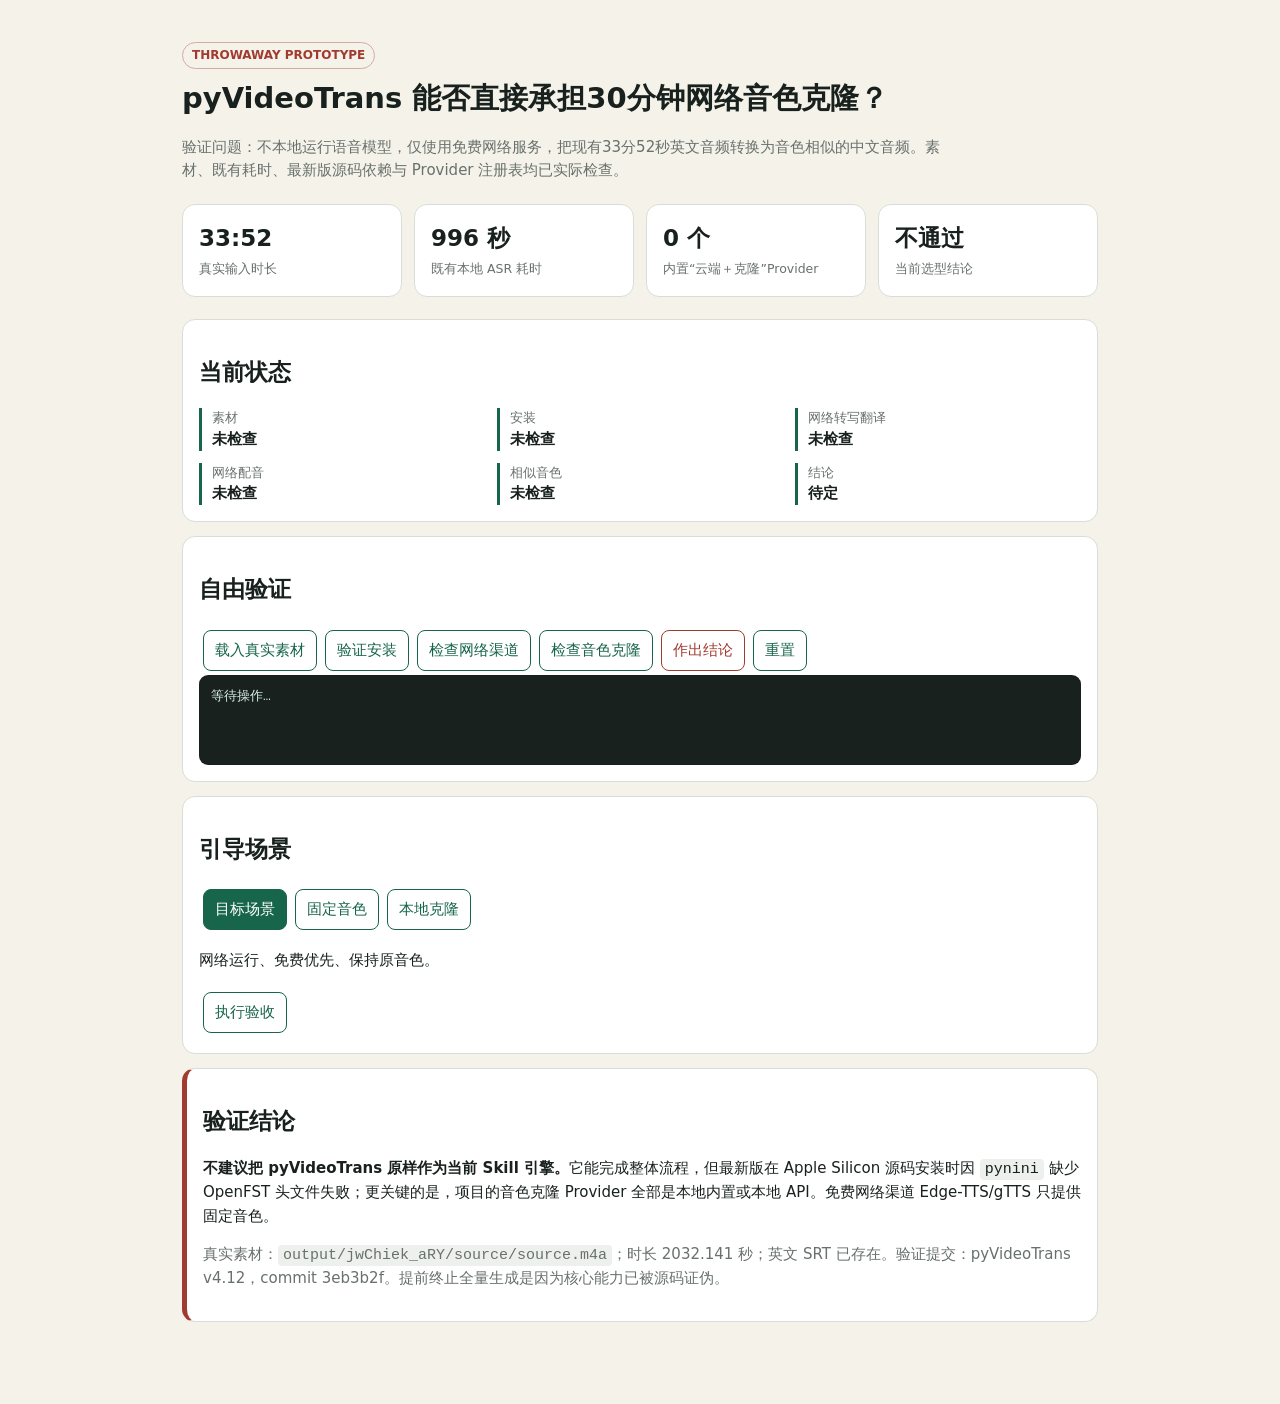
<file: prototypes/pyvideotrans-30min.PROTOTYPE.html>
<!doctype html>
<html lang="zh-CN">
<head>
  <meta charset="utf-8"><meta name="viewport" content="width=device-width,initial-scale=1">
  <title>PROTOTYPE — pyVideoTrans 30分钟网络配音验证</title>
  <style>
    :root{--bg:#f5f2ea;--paper:#fff;--ink:#18211d;--muted:#68716c;--green:#17654b;--red:#a13b30;--line:#d9ddd8}
    *{box-sizing:border-box}body{margin:0;background:var(--bg);color:var(--ink);font:15px/1.55 system-ui,"PingFang SC",sans-serif}main{max-width:960px;margin:auto;padding:42px 22px 70px}h1{font-size:29px;margin:7px 0}.lead{color:var(--muted);max-width:780px}.tag{display:inline-block;border:1px solid #d5aaa4;color:var(--red);border-radius:99px;padding:3px 9px;font-size:12px;font-weight:700}.grid{display:grid;grid-template-columns:repeat(4,1fr);gap:12px;margin:22px 0}.card,.panel{background:var(--paper);border:1px solid var(--line);border-radius:13px;padding:16px}.card b{display:block;font-size:23px}.card small,.note{color:var(--muted)}.panel{margin:14px 0}.state{display:grid;grid-template-columns:repeat(3,1fr);gap:12px}.state div{border-left:3px solid var(--green);padding-left:10px}.state small{display:block;color:var(--muted)}button{font:inherit;border:1px solid var(--green);color:var(--green);background:white;border-radius:8px;padding:8px 11px;margin:4px;cursor:pointer}.danger{border-color:var(--red);color:var(--red)}.tabs button.active{background:var(--green);color:#fff}.scenario{display:none}.scenario.active{display:block}.log{white-space:pre-wrap;background:#19211e;color:#d8f1e6;border-radius:9px;padding:12px;min-height:90px;font:13px/1.5 ui-monospace,monospace}.verdict{border-left:5px solid var(--red)}code{background:#edf0ec;border-radius:4px;padding:2px 5px}@media(max-width:720px){.grid{grid-template-columns:1fr 1fr}.state{grid-template-columns:1fr}}
  </style>
</head>
<body><main>
  <span class="tag">THROWAWAY PROTOTYPE</span>
  <h1>pyVideoTrans 能否直接承担30分钟网络音色克隆？</h1>
  <p class="lead">验证问题：不本地运行语音模型，仅使用免费网络服务，把现有33分52秒英文音频转换为音色相似的中文音频。素材、既有耗时、最新版源码依赖与 Provider 注册表均已实际检查。</p>
  <div class="grid">
    <div class="card"><b>33:52</b><small>真实输入时长</small></div>
    <div class="card"><b>996 秒</b><small>既有本地 ASR 耗时</small></div>
    <div class="card"><b>0 个</b><small>内置“云端＋克隆”Provider</small></div>
    <div class="card"><b>不通过</b><small>当前选型结论</small></div>
  </div>
  <section class="panel"><h2>当前状态</h2><div id="state" class="state"></div></section>
  <section class="panel"><h2>自由验证</h2>
    <button data-action="source">载入真实素材</button><button data-action="install">验证安装</button><button data-action="providers">检查网络渠道</button><button data-action="clone">检查音色克隆</button><button class="danger" data-action="decide">作出结论</button><button data-action="reset">重置</button>
    <div id="log" class="log">等待操作…</div>
  </section>
  <section class="panel"><h2>引导场景</h2><div class="tabs"><button class="active" data-tab="required">目标场景</button><button data-tab="preset">固定音色</button><button data-tab="local">本地克隆</button></div>
    <div id="required" class="scenario active"><p>网络运行、免费优先、保持原音色。</p><button data-seq="source,install,providers,clone,decide">执行验收</button></div>
    <div id="preset" class="scenario"><p>放弃原音色后，Edge-TTS 免费网络链路成立。</p><button data-seq="source,providers">检查可行路径</button></div>
    <div id="local" class="scenario"><p>允许本地模型后，CosyVoice/F5/Qwen3-TTS 可以克隆，但违背速度要求。</p><button data-seq="source,clone">检查替代路径</button></div>
  </section>
  <section class="panel verdict"><h2>验证结论</h2>
    <p><strong>不建议把 pyVideoTrans 原样作为当前 Skill 引擎。</strong>它能完成整体流程，但最新版在 Apple Silicon 源码安装时因 <code>pynini</code> 缺少 OpenFST 头文件失败；更关键的是，项目的音色克隆 Provider 全部是本地内置或本地 API。免费网络渠道 Edge-TTS/gTTS 只提供固定音色。</p>
    <p class="note">真实素材：<code>output/jwChiek_aRY/source/source.m4a</code>；时长 2032.141 秒；英文 SRT 已存在。验证提交：pyVideoTrans v4.12，commit 3eb3b2f。提前终止全量生成是因为核心能力已被源码证伪。</p>
  </section>
<script>
const Model=(()=>{const initial=()=>({素材:'未检查',安装:'未检查',网络转写翻译:'未检查',网络配音:'未检查',相似音色:'未检查',结论:'待定'});function reduce(s,a){if(a==='reset')return initial();if(a==='source')return{...s,素材:'33:52英文音频＋现成SRT',网络转写翻译:'可跳过既有慢ASR'};if(a==='install')return{...s,安装:'macOS ARM失败：pynini/OpenFST'};if(a==='providers')return{...s,网络转写翻译:'支持多种云API',网络配音:'Edge-TTS/gTTS免费'};if(a==='clone')return{...s,相似音色:'仅本地模型/本地API支持'};if(a==='decide')return{...s,结论:'不符合网络免费音色克隆要求'};return s}return{initial,reduce}})();
let state=Model.initial();const msg={source:'读取真实清单：2032.141秒，英文，已有SRT；此前本地ASR耗时996.09秒。',install:'最新版隔离安装失败：pynini 2.1.6 在Apple Silicon编译找不到 fst/util.h；默认依赖集还包含大量本地模型与GUI包。',providers:'云端ASR/翻译可配置；免费网络TTS为Edge-TTS和gTTS，只提供预设音色。',clone:'源码SUPPORT_CLONE只列本地内置/本地API：Qwen3Local、F5、CosyVoice、GPT-SoVITS、VoxCPM等；云端Provider均未列入。',decide:'验收不通过：项目可做流程外壳，但不能原样满足“免费网络＋相似音色”。',reset:'已重置。'};
function render(m){document.querySelector('#state').innerHTML=Object.entries(state).map(([k,v])=>`<div><small>${k}</small><strong>${v}</strong></div>`).join('');document.querySelector('#log').textContent=m||'等待操作…'}function act(a){state=Model.reduce(state,a);render(msg[a])}document.querySelectorAll('[data-action]').forEach(b=>b.onclick=()=>act(b.dataset.action));document.querySelectorAll('[data-tab]').forEach(b=>b.onclick=()=>{document.querySelectorAll('[data-tab]').forEach(x=>x.classList.remove('active'));document.querySelectorAll('.scenario').forEach(x=>x.classList.remove('active'));b.classList.add('active');document.querySelector('#'+b.dataset.tab).classList.add('active');state=Model.initial();render('场景已重置。')});document.querySelectorAll('[data-seq]').forEach(b=>b.onclick=()=>{state=Model.initial();const xs=b.dataset.seq.split(',');xs.forEach(a=>state=Model.reduce(state,a));render(xs.map(a=>msg[a]).join('\n'))});render();
</script></main></body></html>
</file>
